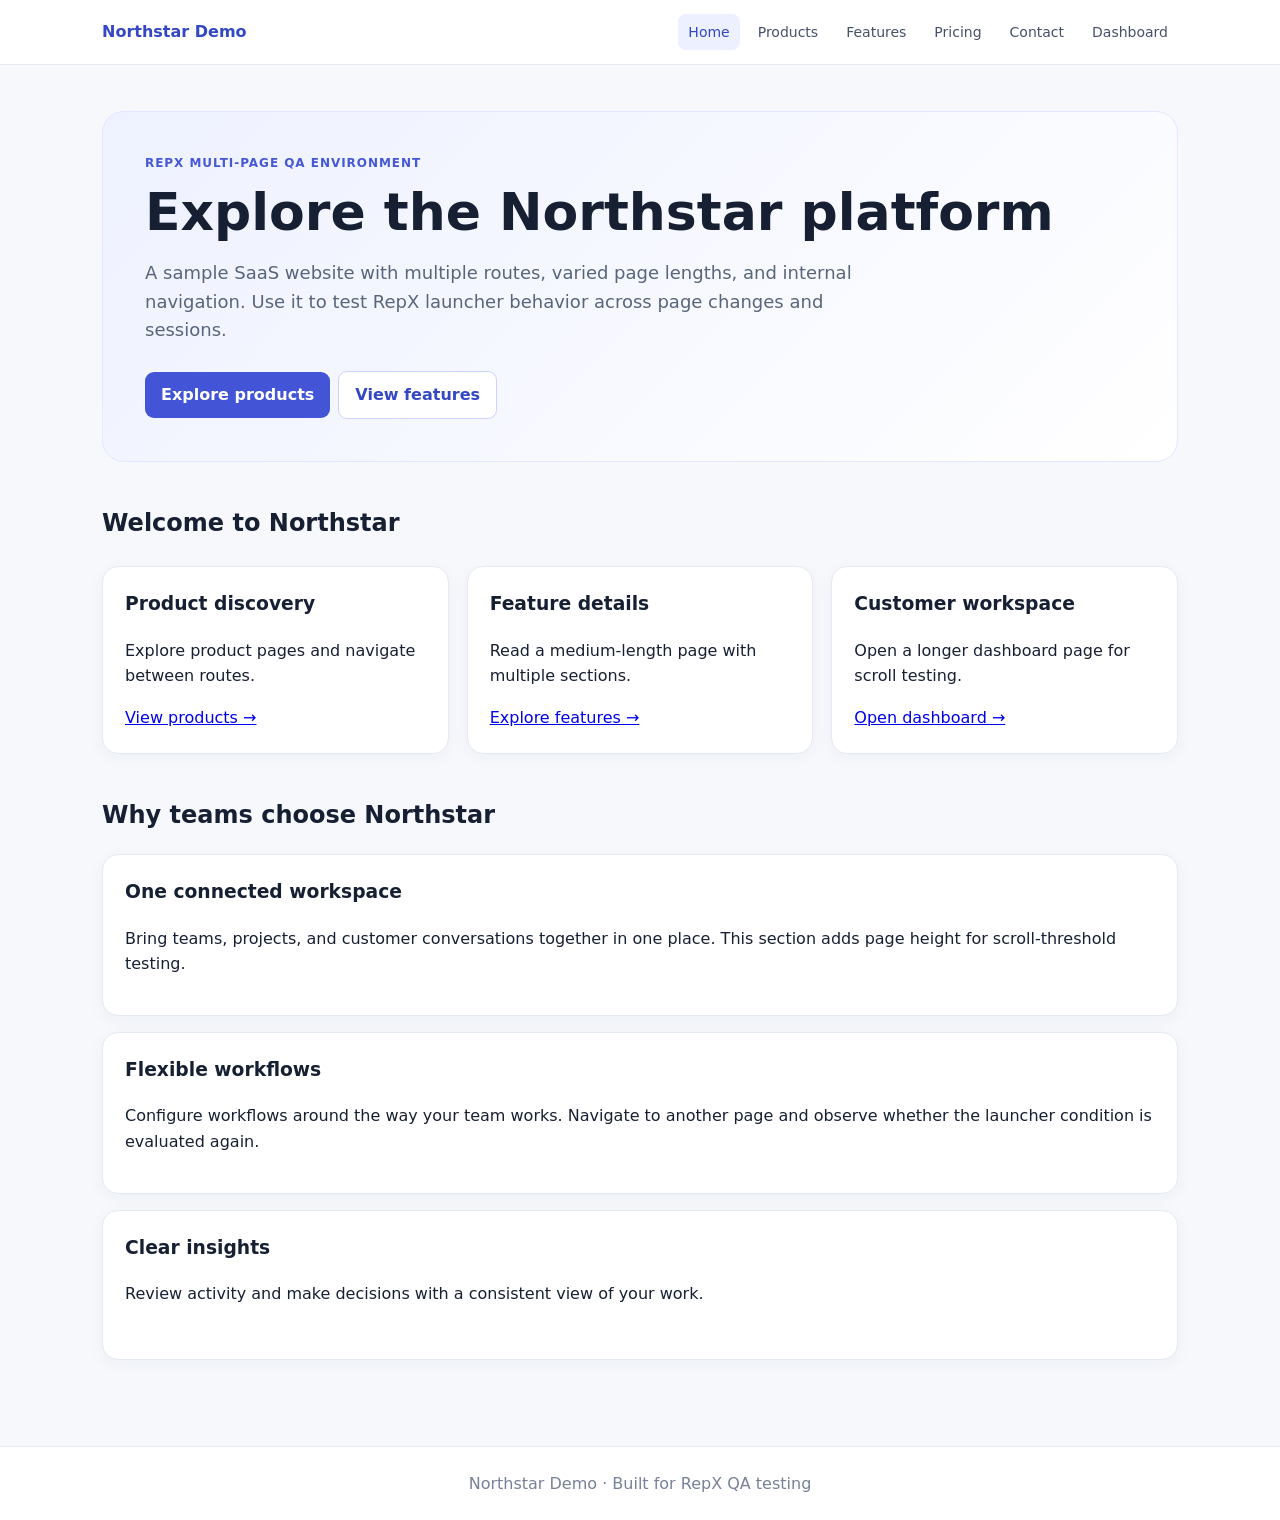
<file: index.html>
<!doctype html>
<html lang="en"><head><meta charset="utf-8"><meta name="viewport" content="width=device-width,initial-scale=1"><title>Home | RepX QA Demo</title><link rel="stylesheet" href="styles.css"><script src="config.js"></script><script src="repx-loader.js" defer></script></head>
<body><header><div class="nav"><a class="brand" href="index.html">Northstar Demo</a><nav><a class="active" href="index.html">Home</a><a href="products.html">Products</a><a href="features.html">Features</a><a href="pricing.html">Pricing</a><a href="contact.html">Contact</a><a href="dashboard.html">Dashboard</a></nav></div></header>
<main><section class="hero"><div class="eyebrow">RepX multi-page QA environment</div><h1>Explore the Northstar platform</h1><p class="lead">A sample SaaS website with multiple routes, varied page lengths, and internal navigation. Use it to test RepX launcher behavior across page changes and sessions.</p><a class="button" href="products.html">Explore products</a><a class="button secondary" href="features.html">View features</a></section>
<h2>Welcome to Northstar</h2><div class="grid"><article class="card"><h3>Product discovery</h3><p>Explore product pages and navigate between routes.</p><a href="products.html">View products →</a></article><article class="card"><h3>Feature details</h3><p>Read a medium-length page with multiple sections.</p><a href="features.html">Explore features →</a></article><article class="card"><h3>Customer workspace</h3><p>Open a longer dashboard page for scroll testing.</p><a href="dashboard.html">Open dashboard →</a></article></div>
<section class="long-content"><h2>Why teams choose Northstar</h2><div class="card"><h3>One connected workspace</h3><p>Bring teams, projects, and customer conversations together in one place. This section adds page height for scroll-threshold testing.</p></div><div class="card"><h3>Flexible workflows</h3><p>Configure workflows around the way your team works. Navigate to another page and observe whether the launcher condition is evaluated again.</p></div><div class="card"><h3>Clear insights</h3><p>Review activity and make decisions with a consistent view of your work.</p></div></section></main><footer>Northstar Demo · Built for RepX QA testing</footer></body></html>
</file>
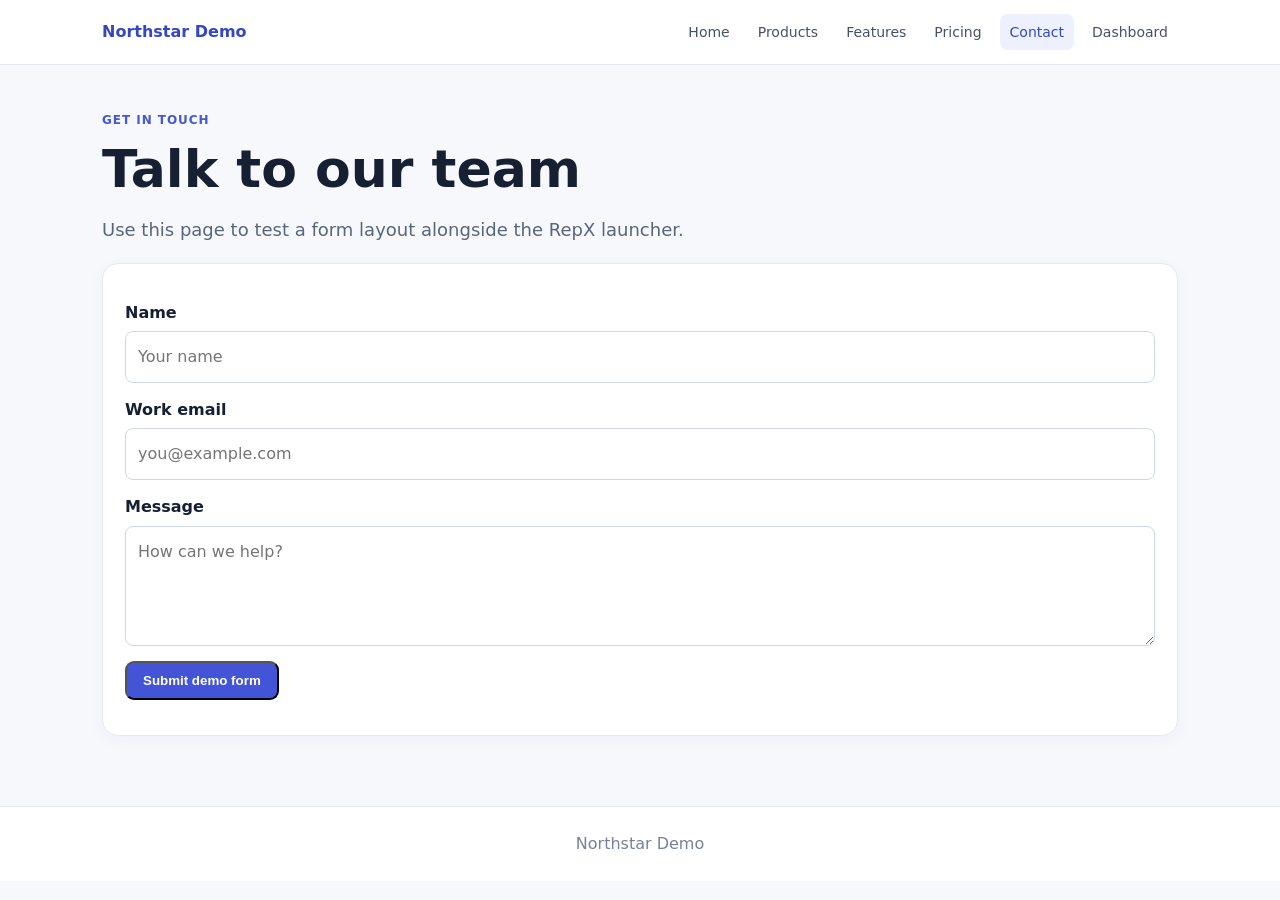
<file: contact.html>
<!doctype html>
<html lang="en"><head><meta charset="utf-8"><meta name="viewport" content="width=device-width,initial-scale=1"><title>Contact | RepX QA Demo</title><link rel="stylesheet" href="styles.css"><script src="config.js"></script><script src="repx-loader.js" defer></script></head>
<body><header><div class="nav"><a class="brand" href="index.html">Northstar Demo</a><nav><a href="index.html">Home</a><a href="products.html">Products</a><a href="features.html">Features</a><a href="pricing.html">Pricing</a><a class="active" href="contact.html">Contact</a><a href="dashboard.html">Dashboard</a></nav></div></header>
<main><div class="eyebrow">Get in touch</div><h1>Talk to our team</h1><p class="lead">Use this page to test a form layout alongside the RepX launcher.</p><div class="card"><form onsubmit="event.preventDefault();document.getElementById('form-result').textContent='Demo form submitted (no data was sent).';"><label for="name">Name</label><input id="name" placeholder="Your name"><label for="email">Work email</label><input id="email" type="email" placeholder="you@example.com"><label for="message">Message</label><textarea id="message" placeholder="How can we help?"></textarea><button class="button" type="submit">Submit demo form</button><p id="form-result" class="small" aria-live="polite"></p></form></div></main><footer>Northstar Demo</footer></body></html>
</file>
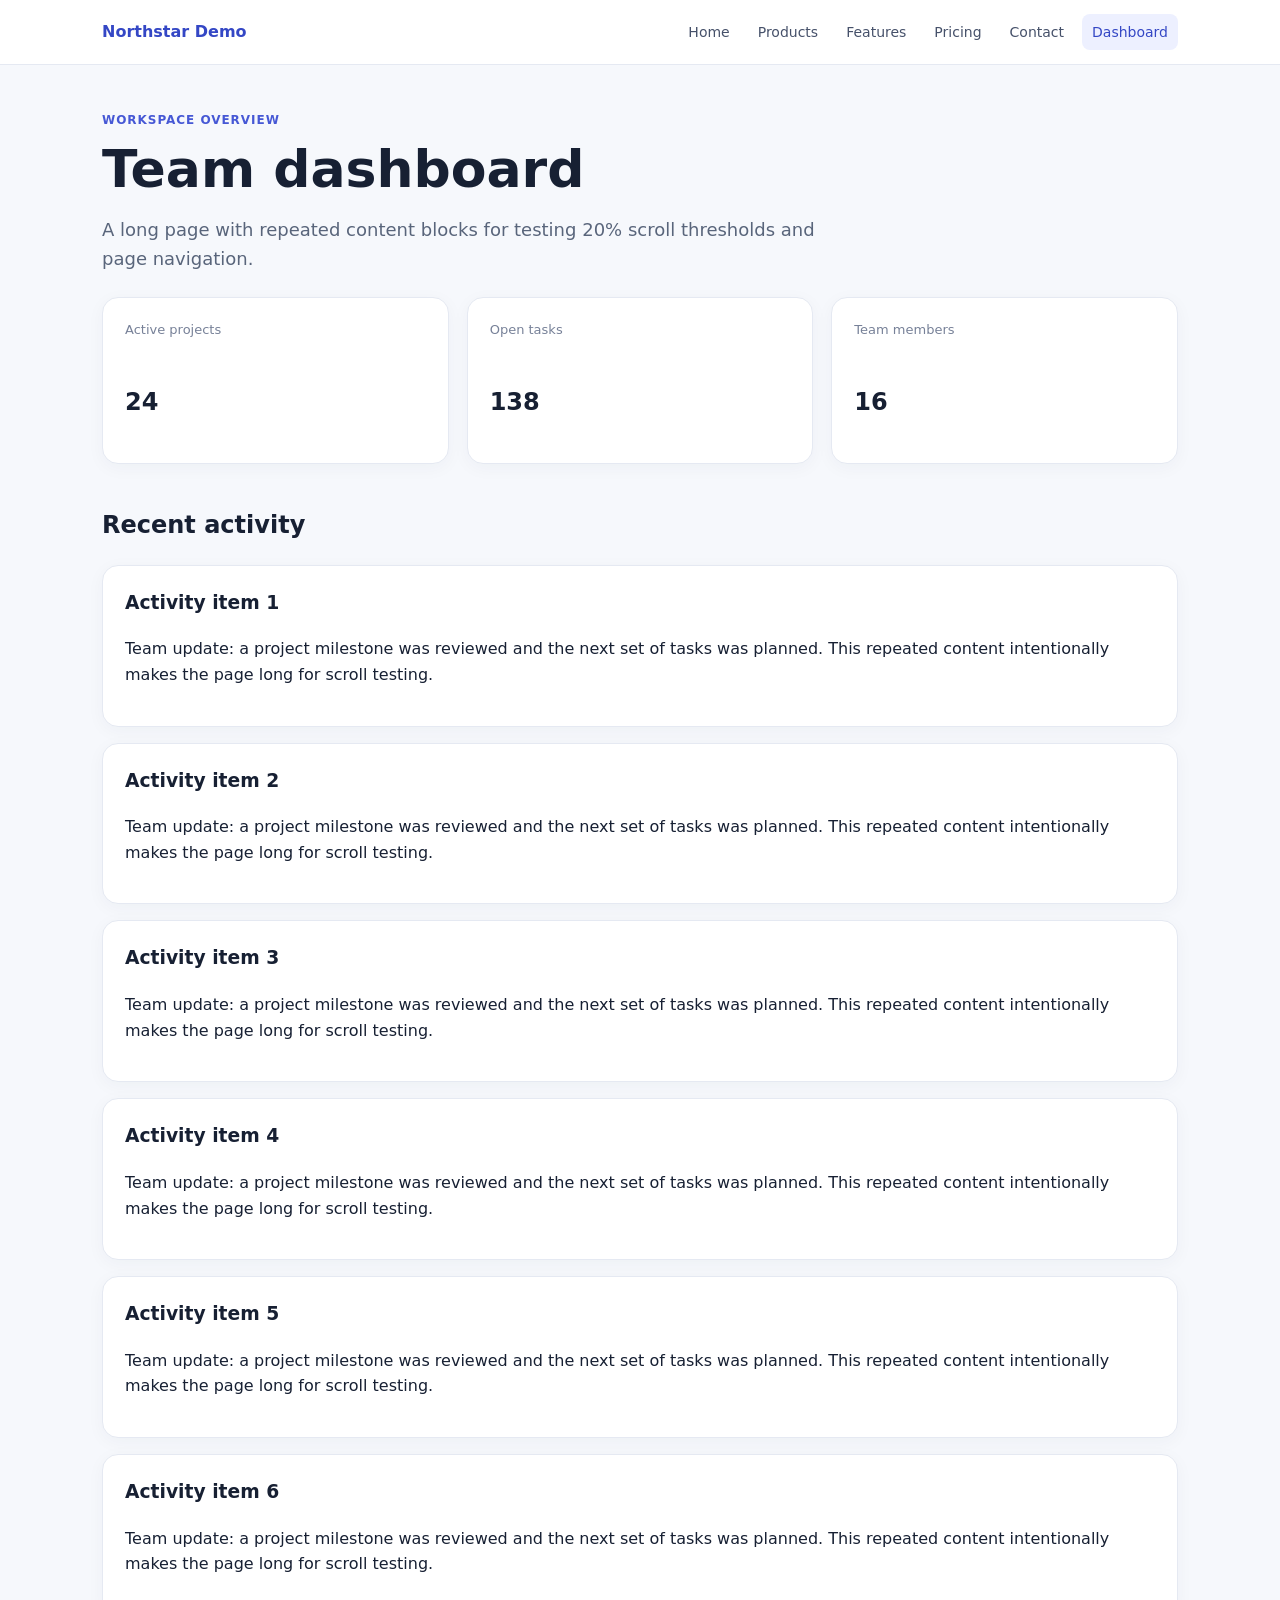
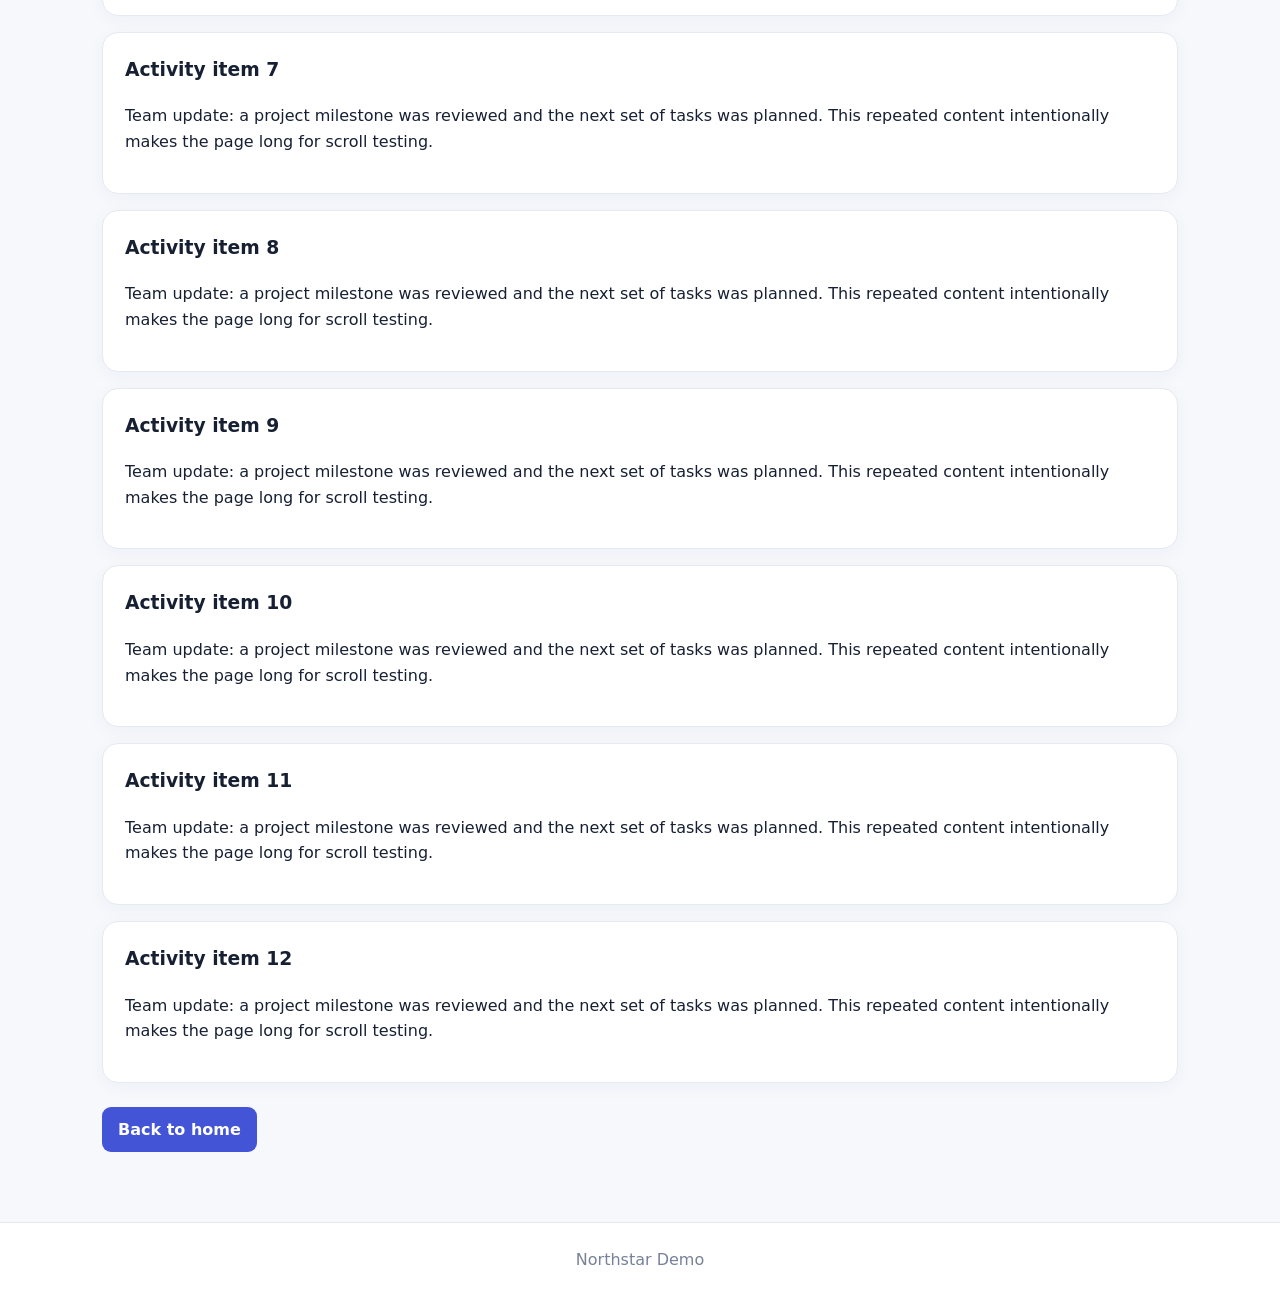
<file: dashboard.html>
<!doctype html>
<html lang="en"><head><meta charset="utf-8"><meta name="viewport" content="width=device-width,initial-scale=1"><title>Dashboard | RepX QA Demo</title><link rel="stylesheet" href="styles.css"><script src="config.js"></script><script src="repx-loader.js" defer></script></head>
<body><header><div class="nav"><a class="brand" href="index.html">Northstar Demo</a><nav><a href="index.html">Home</a><a href="products.html">Products</a><a href="features.html">Features</a><a href="pricing.html">Pricing</a><a href="contact.html">Contact</a><a class="active" href="dashboard.html">Dashboard</a></nav></div></header>
<main><div class="eyebrow">Workspace overview</div><h1>Team dashboard</h1><p class="lead">A long page with repeated content blocks for testing 20% scroll thresholds and page navigation.</p><div class="grid"><div class="card"><div class="small">Active projects</div><h2>24</h2></div><div class="card"><div class="small">Open tasks</div><h2>138</h2></div><div class="card"><div class="small">Team members</div><h2>16</h2></div></div><section class="long-content"><h2>Recent activity</h2><div id="activity"></div></section><script>document.getElementById('activity').innerHTML=Array.from({length:12},(_,i)=>`<article class="card"><h3>Activity item ${i+1}</h3><p>Team update: a project milestone was reviewed and the next set of tasks was planned. This repeated content intentionally makes the page long for scroll testing.</p></article>`).join('');</script><a class="button" href="index.html">Back to home</a></main><footer>Northstar Demo</footer></body></html>
</file>
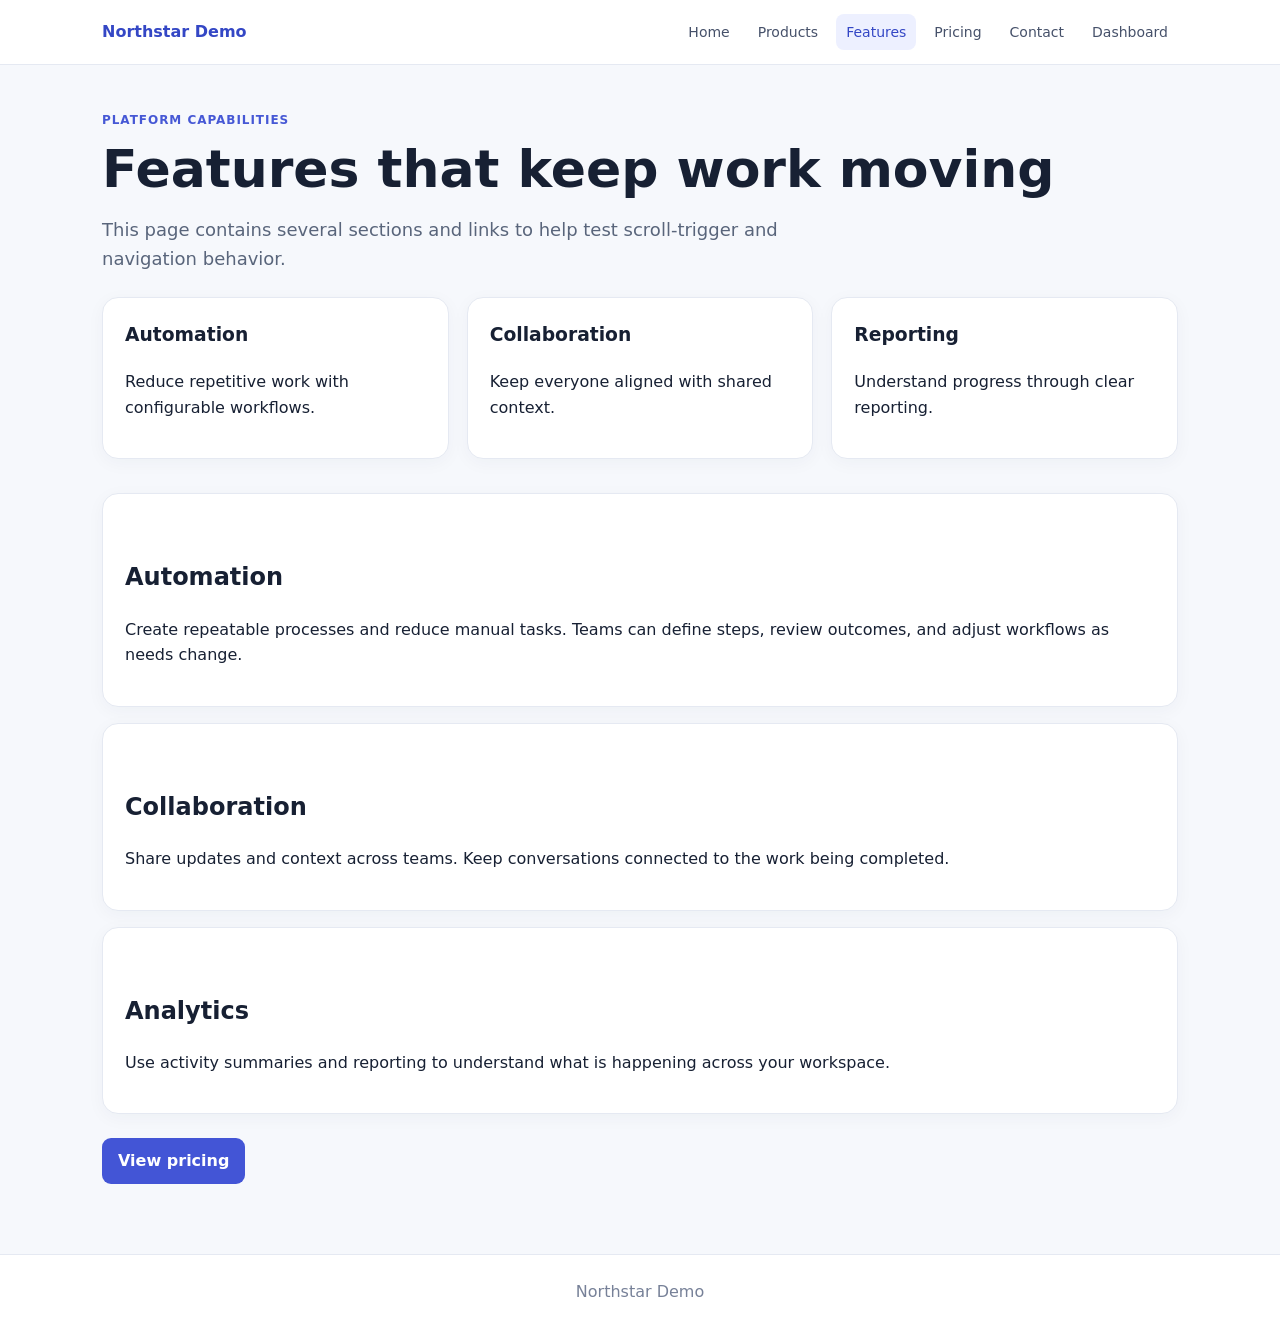
<file: features.html>
<!doctype html>
<html lang="en"><head><meta charset="utf-8"><meta name="viewport" content="width=device-width,initial-scale=1"><title>Features | RepX QA Demo</title><link rel="stylesheet" href="styles.css"><script src="config.js"></script><script src="repx-loader.js" defer></script></head>
<body><header><div class="nav"><a class="brand" href="index.html">Northstar Demo</a><nav><a href="index.html">Home</a><a href="products.html">Products</a><a class="active" href="features.html">Features</a><a href="pricing.html">Pricing</a><a href="contact.html">Contact</a><a href="dashboard.html">Dashboard</a></nav></div></header>
<main><div class="eyebrow">Platform capabilities</div><h1>Features that keep work moving</h1><p class="lead">This page contains several sections and links to help test scroll-trigger and navigation behavior.</p><div class="grid"><div class="card"><h3>Automation</h3><p>Reduce repetitive work with configurable workflows.</p></div><div class="card"><h3>Collaboration</h3><p>Keep everyone aligned with shared context.</p></div><div class="card"><h3>Reporting</h3><p>Understand progress through clear reporting.</p></div></div><section class="long-content"><div class="card"><h2>Automation</h2><p>Create repeatable processes and reduce manual tasks. Teams can define steps, review outcomes, and adjust workflows as needs change.</p></div><div class="card"><h2>Collaboration</h2><p>Share updates and context across teams. Keep conversations connected to the work being completed.</p></div><div class="card"><h2>Analytics</h2><p>Use activity summaries and reporting to understand what is happening across your workspace.</p></div></section><a class="button" href="pricing.html">View pricing</a></main><footer>Northstar Demo</footer></body></html>
</file>
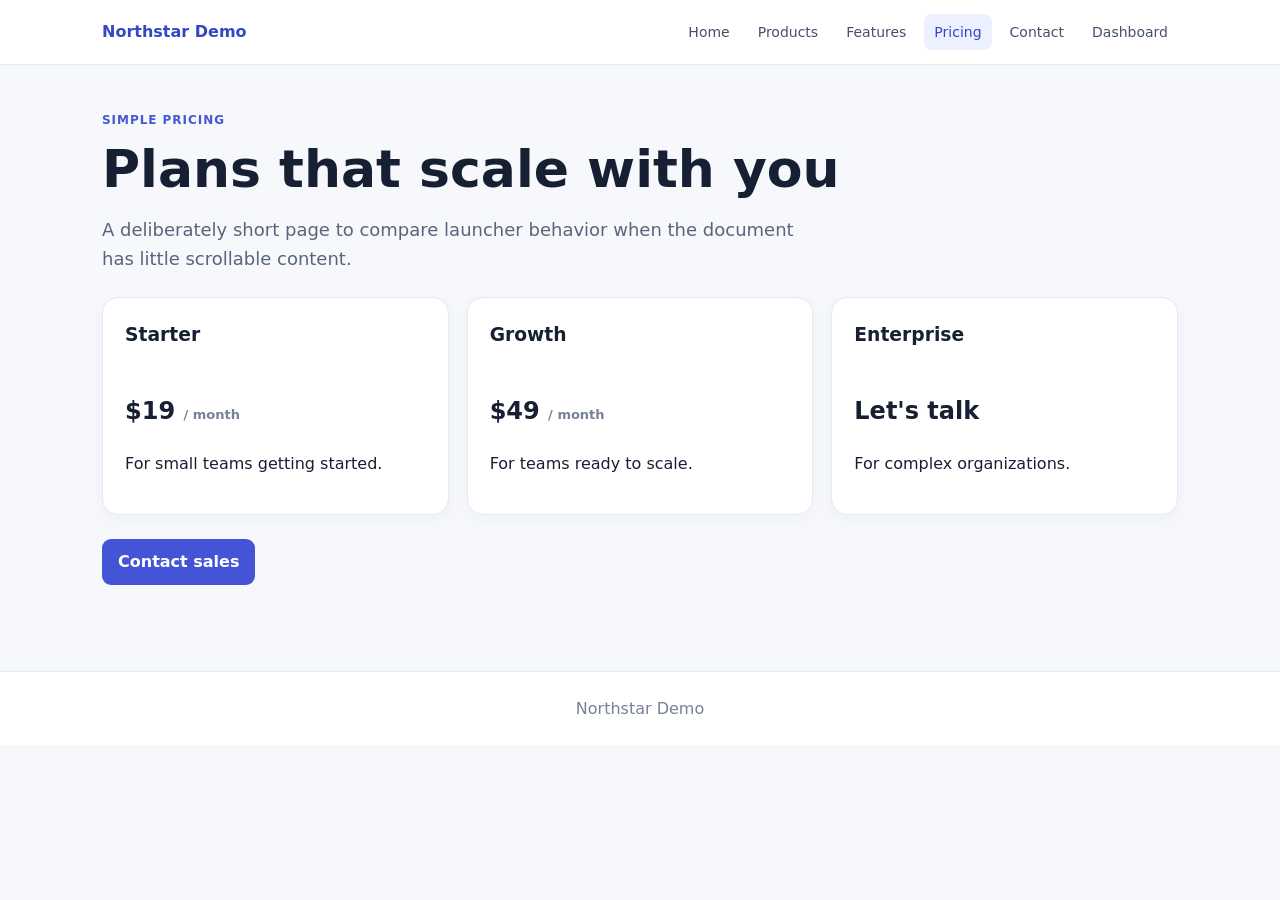
<file: pricing.html>
<!doctype html>
<html lang="en"><head><meta charset="utf-8"><meta name="viewport" content="width=device-width,initial-scale=1"><title>Pricing | RepX QA Demo</title><link rel="stylesheet" href="styles.css"><script src="config.js"></script><script src="repx-loader.js" defer></script></head>
<body><header><div class="nav"><a class="brand" href="index.html">Northstar Demo</a><nav><a href="index.html">Home</a><a href="products.html">Products</a><a href="features.html">Features</a><a class="active" href="pricing.html">Pricing</a><a href="contact.html">Contact</a><a href="dashboard.html">Dashboard</a></nav></div></header>
<main><div class="eyebrow">Simple pricing</div><h1>Plans that scale with you</h1><p class="lead">A deliberately short page to compare launcher behavior when the document has little scrollable content.</p><div class="grid"><div class="card"><h3>Starter</h3><h2>$19 <span class="small">/ month</span></h2><p>For small teams getting started.</p></div><div class="card"><h3>Growth</h3><h2>$49 <span class="small">/ month</span></h2><p>For teams ready to scale.</p></div><div class="card"><h3>Enterprise</h3><h2>Let's talk</h2><p>For complex organizations.</p></div></div><p><a class="button" href="contact.html">Contact sales</a></p></main><footer>Northstar Demo</footer></body></html>
</file>
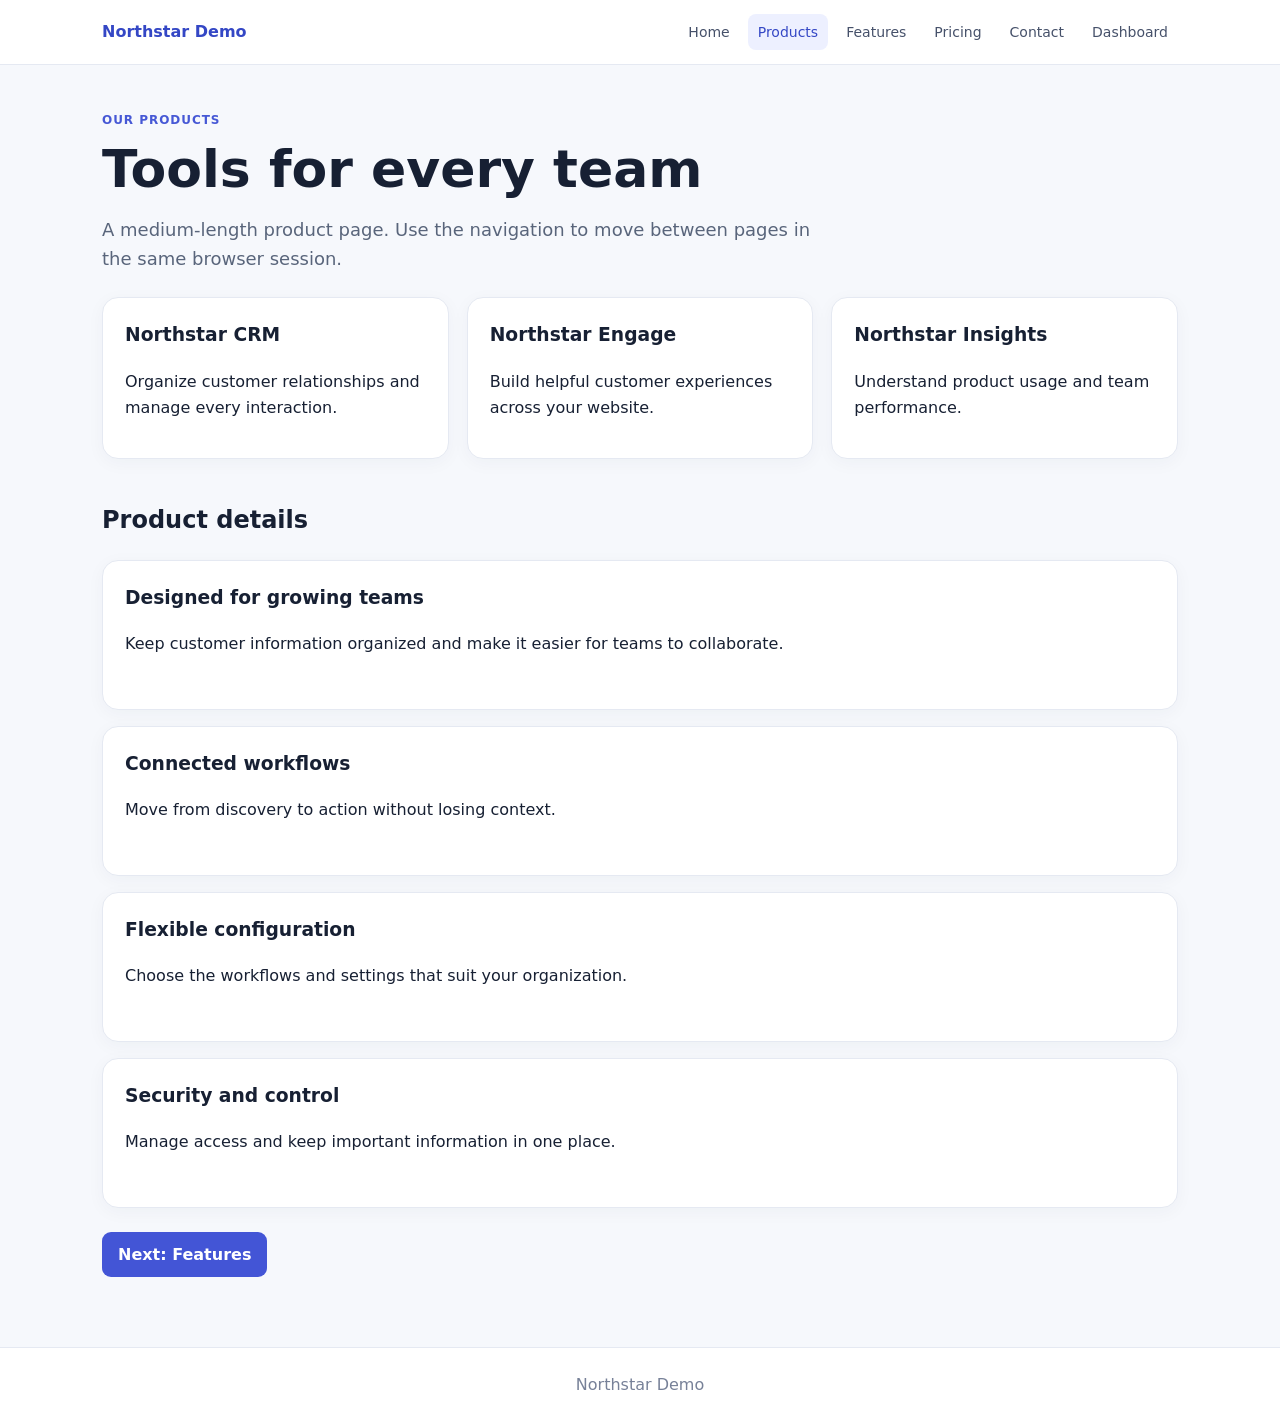
<file: products.html>
<!doctype html>
<html lang="en"><head><meta charset="utf-8"><meta name="viewport" content="width=device-width,initial-scale=1"><title>Products | RepX QA Demo</title><link rel="stylesheet" href="styles.css"><script src="config.js"></script><script src="repx-loader.js" defer></script></head>
<body><header><div class="nav"><a class="brand" href="index.html">Northstar Demo</a><nav><a href="index.html">Home</a><a class="active" href="products.html">Products</a><a href="features.html">Features</a><a href="pricing.html">Pricing</a><a href="contact.html">Contact</a><a href="dashboard.html">Dashboard</a></nav></div></header>
<main><div class="eyebrow">Our products</div><h1>Tools for every team</h1><p class="lead">A medium-length product page. Use the navigation to move between pages in the same browser session.</p><div class="grid"><div class="card"><h3>Northstar CRM</h3><p>Organize customer relationships and manage every interaction.</p></div><div class="card"><h3>Northstar Engage</h3><p>Build helpful customer experiences across your website.</p></div><div class="card"><h3>Northstar Insights</h3><p>Understand product usage and team performance.</p></div></div><section class="long-content"><h2>Product details</h2><div class="card"><h3>Designed for growing teams</h3><p>Keep customer information organized and make it easier for teams to collaborate.</p></div><div class="card"><h3>Connected workflows</h3><p>Move from discovery to action without losing context.</p></div><div class="card"><h3>Flexible configuration</h3><p>Choose the workflows and settings that suit your organization.</p></div><div class="card"><h3>Security and control</h3><p>Manage access and keep important information in one place.</p></div></section><a class="button" href="features.html">Next: Features</a></main><footer>Northstar Demo</footer></body></html>
</file>
<file: styles.css>
* { box-sizing: border-box; }
:root { font-family: Inter, ui-sans-serif, system-ui, -apple-system, BlinkMacSystemFont, "Segoe UI", sans-serif; color: #172033; background: #f6f8fc; }
body { margin: 0; line-height: 1.6; }
header { position: sticky; top: 0; z-index: 5; background: #fff; border-bottom: 1px solid #e5e9f2; }
.nav { max-width: 1120px; margin: auto; padding: 14px 22px; display: flex; gap: 18px; align-items: center; flex-wrap: wrap; }
.brand { font-weight: 800; color: #3447c5; margin-right: auto; text-decoration: none; }
nav { display: flex; gap: 8px; flex-wrap: wrap; }
nav a { color: #46516a; text-decoration: none; padding: 7px 10px; border-radius: 8px; font-size: 14px; }
nav a:hover, nav a.active { background: #edf0ff; color: #3447c5; }
main { max-width: 1120px; margin: 0 auto; padding: 46px 22px 70px; }
.hero { padding: 42px; background: linear-gradient(135deg,#eef1ff,#fff); border: 1px solid #e3e7ff; border-radius: 22px; }
.eyebrow { color: #4658d5; font-weight: 700; text-transform: uppercase; letter-spacing: .08em; font-size: 12px; }
h1 { font-size: clamp(32px,5vw,52px); line-height: 1.1; margin: 10px 0 16px; }
h2 { margin-top: 42px; }
.lead { max-width: 720px; color: #59657b; font-size: 18px; }
.grid { display: grid; grid-template-columns: repeat(auto-fit,minmax(220px,1fr)); gap: 18px; margin-top: 24px; }
.card { background: white; border: 1px solid #e5e9f2; border-radius: 16px; padding: 22px; box-shadow: 0 4px 18px rgba(28,42,80,.04); }
.card h3 { margin-top: 0; }
.button { display: inline-block; background: #4355d6; color: white; text-decoration: none; border-radius: 9px; padding: 10px 16px; font-weight: 650; margin: 8px 8px 0 0; }
.button.secondary { background: white; color: #3447c5; border: 1px solid #ccd2ff; }
.long-content { margin-top: 34px; }
.long-content .card { margin: 16px 0; min-height: 150px; }
footer { border-top: 1px solid #e5e9f2; padding: 24px; text-align: center; color: #778198; background: white; }
label { display:block; font-weight:600; margin: 14px 0 6px; }
input, textarea { width:100%; padding:12px; border:1px solid #cfd6e4; border-radius:8px; font:inherit; }
textarea { min-height:120px; }
.small { font-size:13px; color:#778198; }
@media(max-width:650px) { .nav { align-items:flex-start; } nav { width:100%; } .hero { padding:26px; } }
</file>
